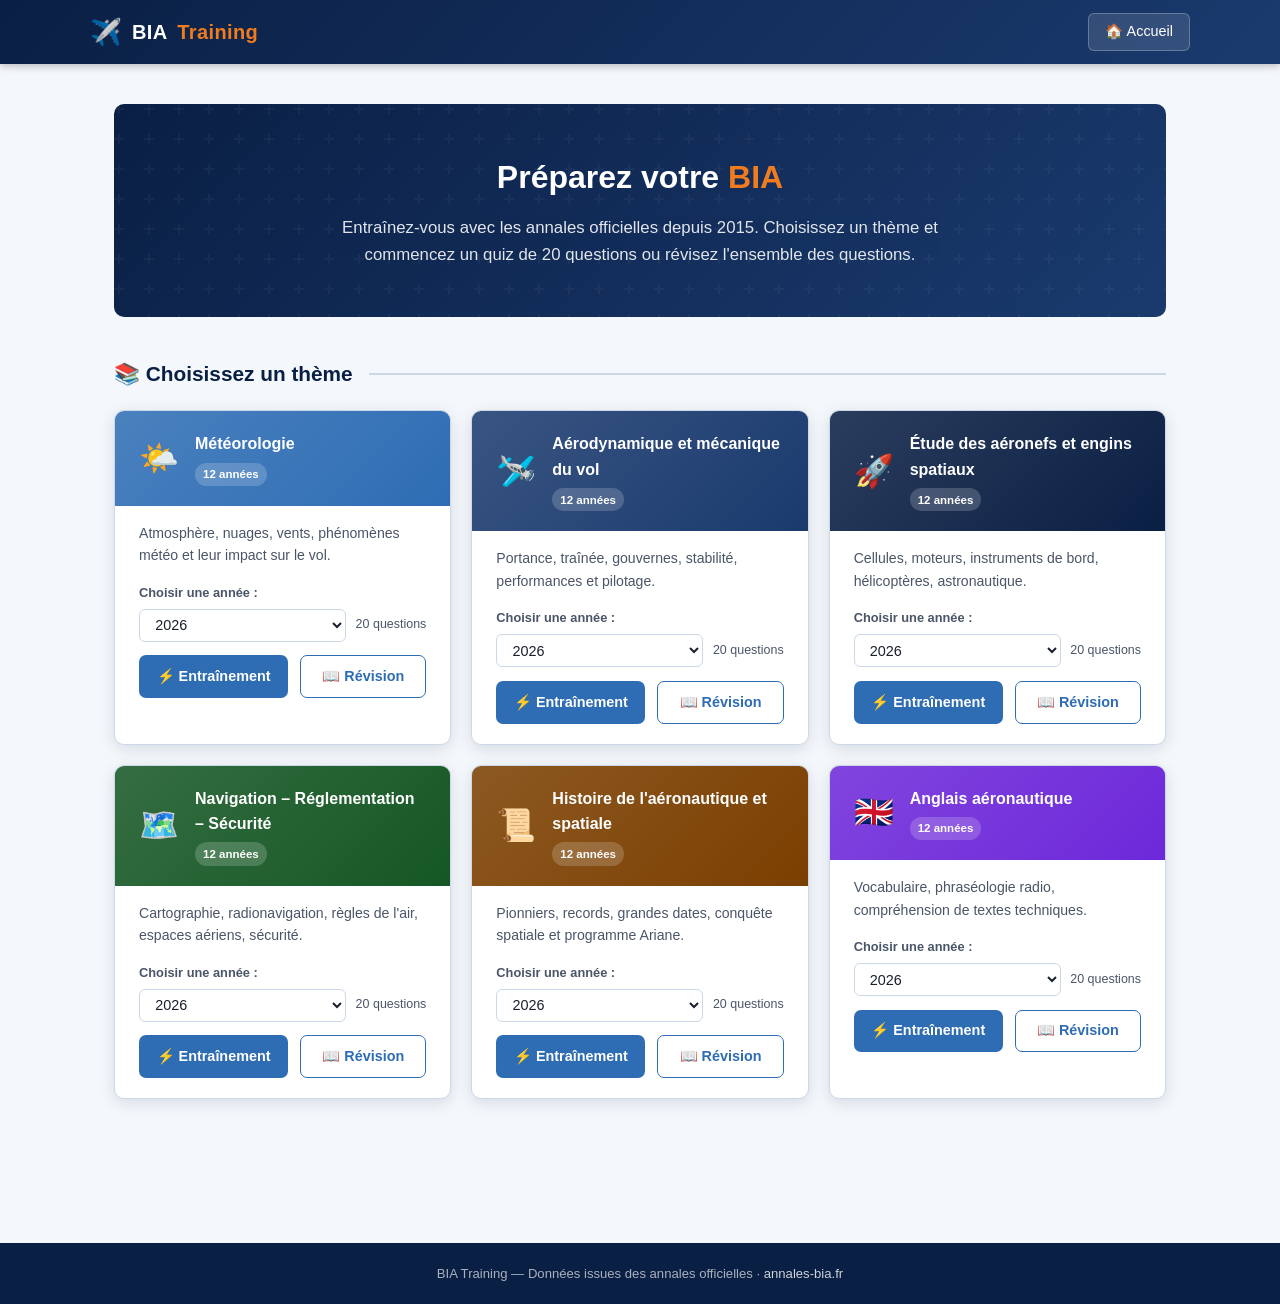
<file: index.html>
<!DOCTYPE html>
<html lang="fr">
<head>
  <meta charset="UTF-8">
  <meta name="viewport" content="width=device-width, initial-scale=1.0">
  <title>BIA Training — Entraînement au Brevet d'Initiation Aéronautique</title>
  <meta name="description" content="Entraînez-vous au BIA avec les annales depuis 2015. QCM par thème, mode révision, corrections pédagogiques.">
  <link rel="stylesheet" href="css/style.css">
</head>
<body>

<header class="site-header" role="banner">
  <div class="header-inner">
    <a class="logo" href="index.html" aria-label="BIA Training — Accueil">
      <span class="logo-icon" aria-hidden="true">✈️</span>
      BIA <span>Training</span>
    </a>
    <nav class="header-nav" aria-label="Navigation principale">
      <a href="index.html" class="btn-nav">🏠 Accueil</a>
    </nav>
  </div>
</header>

<main class="page-main" id="main-content">

  <section class="hero" aria-labelledby="hero-title">
    <h1 id="hero-title">Préparez votre <span>BIA</span></h1>
    <p>Entraînez-vous avec les annales officielles depuis 2015. Choisissez un thème et commencez un quiz de 20 questions ou révisez l'ensemble des questions.</p>
  </section>

  <h2 class="section-title">📚 Choisissez un thème</h2>

  <div class="themes-grid" id="themes-grid" role="list" aria-label="Thèmes disponibles">
    <div class="empty-state" id="loading-state">
      <div class="icon" aria-hidden="true">⏳</div>
      <p>Chargement des questions…</p>
    </div>
  </div>

</main>

<footer class="site-footer" role="contentinfo">
  <p>BIA Training — Données issues des annales officielles · <a href="https://annales-bia.fr/" target="_blank" rel="noopener">annales-bia.fr</a></p>
</footer>

<script src="data/questions.js?v=2026-05-22b"></script>
<script src="js/data.js"></script>
<script src="js/home.js"></script>

<!-- Analytics GoatCounter — gratuit, sans cookies, conforme RGPD -->
<!-- Remplacez VOTRE-COMPTE par votre identifiant GoatCounter (goatcounter.com) -->
<script data-goatcounter="https://bia-training.goatcounter.com/count"
        async src="//gc.zgo.at/count.js"></script>
</body>
</html>
</file>
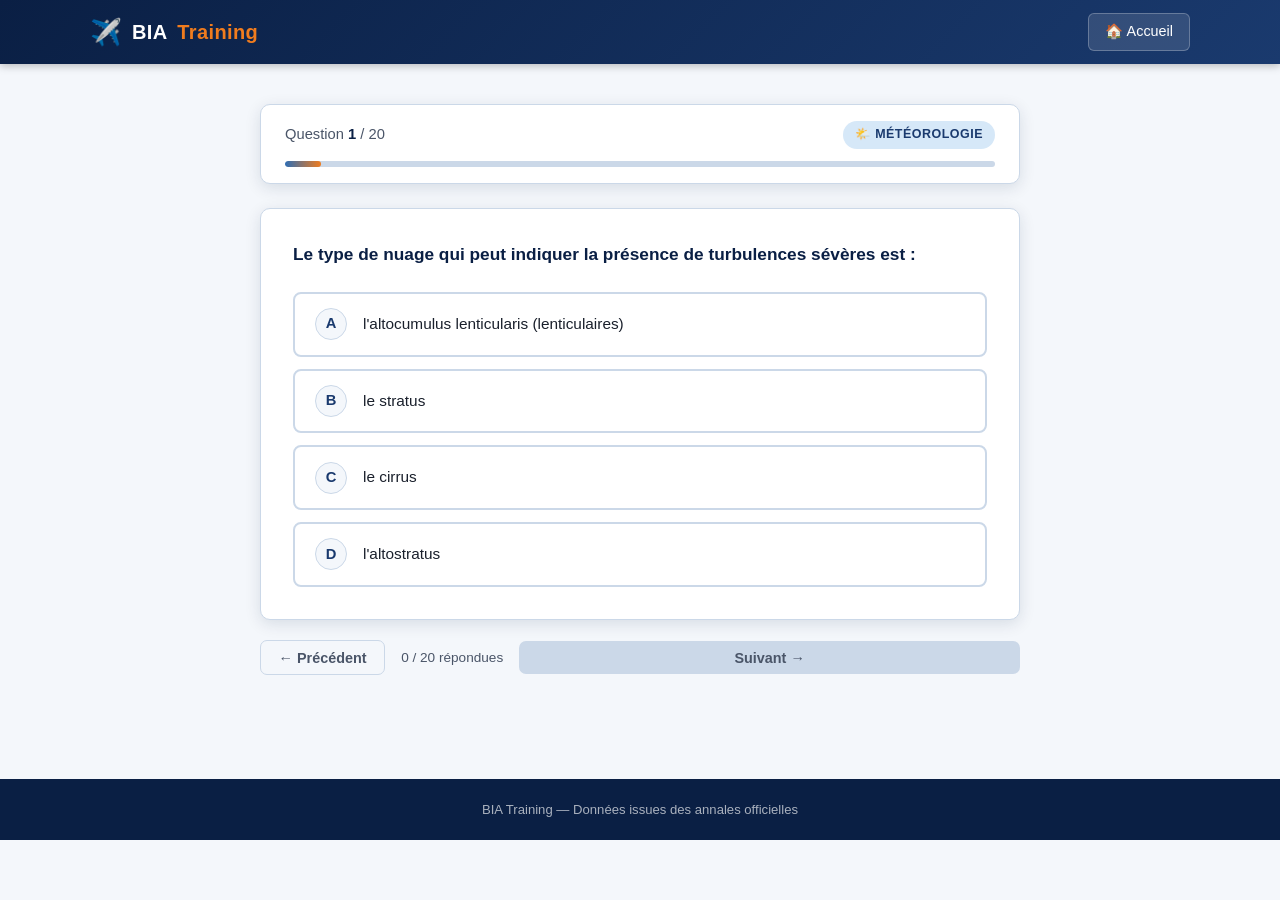
<file: quiz.html>
<!DOCTYPE html>
<html lang="fr">
<head>
  <meta charset="UTF-8">
  <meta name="viewport" content="width=device-width, initial-scale=1.0">
  <title>Quiz — BIA Training</title>
  <link rel="stylesheet" href="css/style.css">
</head>
<body>

<header class="site-header" role="banner">
  <div class="header-inner">
    <a class="logo" href="index.html" aria-label="BIA Training — Accueil">
      <span class="logo-icon" aria-hidden="true">✈️</span>
      BIA <span>Training</span>
    </a>
    <nav class="header-nav" aria-label="Navigation">
      <a href="index.html" class="btn-nav">🏠 Accueil</a>
    </nav>
  </div>
</header>

<main class="page-main" id="main-content">
  <div class="quiz-container">
    <div id="quiz-app">
      <!-- Rendered by quiz.js -->
      <div class="empty-state" id="quiz-loading">
        <div class="icon" aria-hidden="true">⏳</div>
        <p>Chargement du quiz…</p>
      </div>
    </div>
  </div>
</main>

<footer class="site-footer" role="contentinfo">
  <p>BIA Training — Données issues des annales officielles</p>
</footer>

<script src="data/questions.js?v=2026-05-22b"></script>
<script src="js/data.js"></script>
<script src="js/quiz.js"></script>

<!-- Analytics GoatCounter — gratuit, sans cookies, conforme RGPD -->
<script data-goatcounter="https://bia-training.goatcounter.com/count"
        async src="//gc.zgo.at/count.js"></script>
</body>
</html>
</file>
<file: css/style.css>
/* =========================================================
   BIA Training — Global Styles
   ========================================================= */

/* --- Reset & Variables --- */
*, *::before, *::after { box-sizing: border-box; margin: 0; padding: 0; }

:root {
  --blue-dark:   #0a1f44;
  --blue-mid:    #1a3a6e;
  --blue-sky:    #2e6db4;
  --blue-light:  #d6e8f8;
  --orange:      #f07c1e;
  --orange-dark: #c05a00;
  --white:       #ffffff;
  --grey-bg:     #f4f7fb;
  --grey-border: #cbd8e8;
  --grey-text:   #4a5568;
  --text:        #1a202c;
  --success:     #1a7a4a;
  --success-bg:  #d4edda;
  --error:       #c0392b;
  --error-bg:    #fde8e8;
  --radius:      10px;
  --shadow:      0 4px 16px rgba(10,31,68,.12);
  --transition:  .2s ease;
}

body {
  font-family: -apple-system, BlinkMacSystemFont, "Segoe UI", Inter, Roboto, sans-serif;
  background: var(--grey-bg);
  color: var(--text);
  line-height: 1.6;
  min-height: 100vh;
}

a { color: var(--blue-sky); text-decoration: none; }
a:hover { text-decoration: underline; }
img { max-width: 100%; height: auto; }

/* --- Header --- */
.site-header {
  background: linear-gradient(135deg, var(--blue-dark) 0%, var(--blue-mid) 100%);
  color: var(--white);
  padding: 0 1.5rem;
  position: sticky;
  top: 0;
  z-index: 100;
  box-shadow: 0 2px 8px rgba(0,0,0,.25);
}

.header-inner {
  max-width: 1100px;
  margin: 0 auto;
  display: flex;
  align-items: center;
  justify-content: space-between;
  height: 64px;
}

.logo {
  display: flex;
  align-items: center;
  gap: .6rem;
  font-size: 1.25rem;
  font-weight: 700;
  color: var(--white);
  letter-spacing: .02em;
}

.logo-icon { font-size: 1.6rem; }
.logo span { color: var(--orange); }

.header-nav { display: flex; gap: 1rem; }

.btn-nav {
  background: rgba(255,255,255,.12);
  color: var(--white);
  border: 1px solid rgba(255,255,255,.25);
  padding: .4rem 1rem;
  border-radius: 6px;
  cursor: pointer;
  font-size: .9rem;
  transition: background var(--transition);
  text-decoration: none;
  display: inline-flex;
  align-items: center;
  gap: .3rem;
}
.btn-nav:hover { background: rgba(255,255,255,.22); text-decoration: none; color: var(--white); }

/* --- Main layout --- */
.page-main {
  max-width: 1100px;
  margin: 2.5rem auto;
  padding: 0 1.5rem 4rem;
}

/* --- Hero --- */
.hero {
  background: linear-gradient(135deg, var(--blue-dark), var(--blue-mid));
  color: var(--white);
  border-radius: var(--radius);
  padding: 3rem 2.5rem;
  text-align: center;
  margin-bottom: 2.5rem;
  position: relative;
  overflow: hidden;
}
.hero::before {
  content: "";
  position: absolute;
  inset: 0;
  background: url("data:image/svg+xml,%3Csvg width='60' height='60' viewBox='0 0 60 60' xmlns='http://www.w3.org/2000/svg'%3E%3Cg fill='none' fill-rule='evenodd'%3E%3Cg fill='%23ffffff' fill-opacity='0.04'%3E%3Cpath d='M36 34v-4h-2v4h-4v2h4v4h2v-4h4v-2h-4zm0-30V0h-2v4h-4v2h4v4h2V6h4V4h-4zM6 34v-4H4v4H0v2h4v4h2v-4h4v-2H6zM6 4V0H4v4H0v2h4v4h2V6h4V4H6z'/%3E%3C/g%3E%3C/g%3E%3C/svg%3E") repeat;
}
.hero h1 { font-size: 2rem; margin-bottom: .75rem; position: relative; }
.hero h1 span { color: var(--orange); }
.hero p { font-size: 1.05rem; opacity: .88; max-width: 600px; margin: 0 auto; position: relative; }

/* --- Section title --- */
.section-title {
  font-size: 1.3rem;
  font-weight: 700;
  color: var(--blue-dark);
  margin-bottom: 1.25rem;
  display: flex;
  align-items: center;
  gap: .5rem;
}
.section-title::after {
  content: "";
  flex: 1;
  height: 2px;
  background: var(--grey-border);
  margin-left: .5rem;
}

/* --- Theme cards grid --- */
.themes-grid {
  display: grid;
  grid-template-columns: repeat(auto-fill, minmax(300px, 1fr));
  gap: 1.25rem;
  margin-bottom: 2.5rem;
}

.theme-card {
  background: var(--white);
  border-radius: var(--radius);
  border: 1px solid var(--grey-border);
  box-shadow: var(--shadow);
  overflow: hidden;
  transition: transform var(--transition), box-shadow var(--transition);
}
.theme-card:hover { transform: translateY(-3px); box-shadow: 0 8px 24px rgba(10,31,68,.16); }

.theme-card-header {
  background: linear-gradient(135deg, var(--blue-dark), var(--blue-mid));
  padding: 1.25rem 1.5rem;
  display: flex;
  align-items: center;
  gap: 1rem;
}
.theme-icon { font-size: 2rem; flex-shrink: 0; }
.theme-card-header h2 { color: var(--white); font-size: 1rem; font-weight: 600; margin-bottom: .2rem; }
.theme-count {
  display: inline-block;
  background: rgba(255,255,255,.18);
  color: var(--white);
  font-size: .72rem;
  font-weight: 600;
  padding: .15rem .5rem;
  border-radius: 20px;
  white-space: nowrap;
}

.theme-card-body { padding: 1rem 1.5rem 1.25rem; }
.theme-desc { font-size: .88rem; color: var(--grey-text); margin-bottom: 1rem; }

/* --- Year selector --- */
.year-selector { margin-bottom: .85rem; }
.year-label { display: block; font-size: .8rem; font-weight: 600; color: var(--grey-text); margin-bottom: .35rem; }
.year-select-row { display: flex; align-items: center; gap: .6rem; }
.year-select {
  flex: 1;
  padding: .4rem .7rem;
  border: 1.5px solid var(--grey-border);
  border-radius: 6px;
  font-size: .9rem;
  color: var(--text);
  background: var(--white);
  cursor: pointer;
}
.year-select:focus { outline: 2px solid var(--blue-sky); border-color: transparent; }
.year-qcount { font-size: .78rem; color: var(--grey-text); white-space: nowrap; }

.card-actions { display: flex; gap: .75rem; }

/* --- Revision header --- */
.revision-header {
  display: flex;
  align-items: center;
  gap: 1rem;
  margin-bottom: 1.5rem;
  flex-wrap: wrap;
}
.revision-title { font-size: 1.3rem; font-weight: 700; color: var(--blue-dark); flex: 1; }

/* --- Results annale label --- */
.results-annale { font-size: .9rem; color: var(--grey-text); margin-bottom: .75rem; }

/* --- Buttons --- */
.btn {
  display: inline-flex;
  align-items: center;
  justify-content: center;
  gap: .4rem;
  padding: .55rem 1.1rem;
  border-radius: 7px;
  font-size: .9rem;
  font-weight: 600;
  cursor: pointer;
  border: none;
  transition: all var(--transition);
  white-space: nowrap;
}
.btn:focus-visible { outline: 3px solid var(--orange); outline-offset: 2px; }

.btn-primary {
  background: var(--blue-sky);
  color: var(--white);
  flex: 1;
}
.btn-primary:hover { background: var(--blue-mid); color: var(--white); text-decoration: none; }
.btn-primary:disabled { background: var(--grey-border); cursor: not-allowed; color: var(--grey-text); }

.btn-secondary {
  background: var(--white);
  color: var(--blue-sky);
  border: 1.5px solid var(--blue-sky);
  flex: 1;
}
.btn-secondary:hover { background: var(--blue-light); text-decoration: none; color: var(--blue-sky); }

.btn-orange {
  background: var(--orange);
  color: var(--white);
}
.btn-orange:hover { background: var(--orange-dark); color: var(--white); text-decoration: none; }

.btn-ghost {
  background: transparent;
  color: var(--grey-text);
  border: 1.5px solid var(--grey-border);
}
.btn-ghost:hover { background: var(--grey-bg); }

.btn-lg { padding: .75rem 1.75rem; font-size: 1rem; }
.btn-sm { padding: .35rem .8rem; font-size: .82rem; }

/* --- Quiz layout --- */
.quiz-container {
  max-width: 760px;
  margin: 0 auto;
}

.quiz-header-bar {
  background: var(--white);
  border-radius: var(--radius);
  padding: 1rem 1.5rem;
  margin-bottom: 1.5rem;
  border: 1px solid var(--grey-border);
  box-shadow: var(--shadow);
}

.quiz-meta {
  display: flex;
  justify-content: space-between;
  align-items: center;
  margin-bottom: .75rem;
  flex-wrap: wrap;
  gap: .5rem;
}

.quiz-counter { font-size: .92rem; color: var(--grey-text); }
.quiz-counter strong { color: var(--blue-dark); }
.quiz-theme-badge {
  background: var(--blue-light);
  color: var(--blue-mid);
  font-size: .78rem;
  font-weight: 600;
  padding: .25rem .75rem;
  border-radius: 20px;
  text-transform: uppercase;
  letter-spacing: .04em;
}

.progress-bar {
  height: 6px;
  background: var(--grey-border);
  border-radius: 3px;
  overflow: hidden;
}
.progress-fill {
  height: 100%;
  background: linear-gradient(90deg, var(--blue-sky), var(--orange));
  border-radius: 3px;
  transition: width .4s ease;
}

/* --- Question card --- */
.question-card {
  background: var(--white);
  border-radius: var(--radius);
  padding: 2rem;
  border: 1px solid var(--grey-border);
  box-shadow: var(--shadow);
  margin-bottom: 1.25rem;
  animation: fadeInUp .25s ease;
}

@keyframes fadeInUp {
  from { opacity: 0; transform: translateY(10px); }
  to   { opacity: 1; transform: translateY(0); }
}

.question-text {
  font-size: 1.08rem;
  font-weight: 600;
  color: var(--blue-dark);
  margin-bottom: 1.5rem;
  line-height: 1.55;
}

.question-image {
  margin-bottom: 1.25rem;
  text-align: center;
}
.question-image img {
  border-radius: 6px;
  border: 1px solid var(--grey-border);
  max-height: 280px;
}

/* --- Choices --- */
.choices-list { list-style: none; display: flex; flex-direction: column; gap: .75rem; }

.choice-item { display: flex; }

.choice-label {
  display: flex;
  align-items: center;
  gap: 1rem;
  width: 100%;
  padding: .9rem 1.25rem;
  border: 2px solid var(--grey-border);
  border-radius: 8px;
  cursor: pointer;
  transition: all var(--transition);
  background: var(--white);
}
.choice-label:hover { border-color: var(--blue-sky); background: var(--blue-light); }

.choice-input { display: none; }
.choice-input:checked + .choice-label {
  border-color: var(--blue-sky);
  background: var(--blue-light);
}

.choice-letter {
  min-width: 2rem;
  height: 2rem;
  display: flex;
  align-items: center;
  justify-content: center;
  background: var(--grey-bg);
  border-radius: 50%;
  font-weight: 700;
  font-size: .92rem;
  color: var(--blue-mid);
  border: 1.5px solid var(--grey-border);
  transition: all var(--transition);
  flex-shrink: 0;
}
.choice-input:checked + .choice-label .choice-letter {
  background: var(--blue-sky);
  color: var(--white);
  border-color: var(--blue-sky);
}

.choice-text { font-size: .96rem; color: var(--text); }

/* States after answer revealed */
.choice-label.correct {
  border-color: var(--success);
  background: var(--success-bg);
}
.choice-label.correct .choice-letter { background: var(--success); color: var(--white); border-color: var(--success); }
.choice-label.wrong {
  border-color: var(--error);
  background: var(--error-bg);
}
.choice-label.wrong .choice-letter { background: var(--error); color: var(--white); border-color: var(--error); }

/* --- Quiz nav --- */
.quiz-nav {
  display: flex;
  justify-content: space-between;
  align-items: center;
  gap: 1rem;
}

/* --- Explanation box --- */
.explanation-box {
  background: #fffbeb;
  border: 1.5px solid #f59e0b;
  border-radius: 8px;
  padding: 1rem 1.25rem;
  margin-top: 1.25rem;
  font-size: .93rem;
  color: var(--text);
  line-height: 1.6;
  display: none;
}
.explanation-box.visible { display: block; animation: fadeInUp .2s ease; }
.explanation-label { font-weight: 700; color: #92400e; margin-bottom: .4rem; display: flex; align-items: center; gap: .4rem; }

/* --- Results page --- */
.results-card {
  background: var(--white);
  border-radius: var(--radius);
  padding: 2.5rem 2rem;
  border: 1px solid var(--grey-border);
  box-shadow: var(--shadow);
  text-align: center;
  margin-bottom: 1.5rem;
}

.score-big {
  font-size: 4rem;
  font-weight: 800;
  color: var(--blue-dark);
  line-height: 1;
  margin-bottom: .5rem;
}
.score-big span { color: var(--orange); }
.score-label { color: var(--grey-text); font-size: 1rem; margin-bottom: 1.25rem; }
.score-percent { font-size: 1.4rem; font-weight: 700; margin-bottom: .75rem; }

.feedback-badge {
  display: inline-block;
  padding: .5rem 1.5rem;
  border-radius: 20px;
  font-weight: 700;
  font-size: 1.05rem;
  margin-bottom: 1.5rem;
}
.feedback-excellent { background: var(--success-bg); color: var(--success); }
.feedback-good      { background: var(--blue-light);  color: var(--blue-mid); }
.feedback-ok        { background: #fffbeb;             color: #92400e; }
.feedback-retry     { background: var(--error-bg);     color: var(--error); }

.results-actions { display: flex; flex-wrap: wrap; gap: .75rem; justify-content: center; }

/* --- Detail list --- */
.detail-list { list-style: none; display: flex; flex-direction: column; gap: 1rem; margin-top: 1rem; }

.detail-item {
  background: var(--white);
  border-radius: 8px;
  border: 1px solid var(--grey-border);
  padding: 1.25rem 1.5rem;
  display: grid;
  grid-template-columns: auto 1fr;
  gap: .75rem 1rem;
  align-items: start;
}

.detail-icon { font-size: 1.4rem; line-height: 1; }
.detail-question { font-weight: 600; color: var(--blue-dark); margin-bottom: .4rem; font-size: .95rem; }
.detail-answers { font-size: .88rem; color: var(--grey-text); }
.detail-answers strong { color: var(--text); }
.detail-explanation { grid-column: 1/-1; font-size: .88rem; color: var(--grey-text); background: var(--grey-bg); border-radius: 6px; padding: .75rem 1rem; margin-top: .25rem; border-left: 3px solid var(--orange); }

/* --- Revision page --- */
.revision-controls {
  background: var(--white);
  border-radius: var(--radius);
  padding: 1rem 1.5rem;
  margin-bottom: 1.5rem;
  border: 1px solid var(--grey-border);
  display: flex;
  gap: 1rem;
  flex-wrap: wrap;
  align-items: center;
}

.filter-select {
  padding: .45rem .9rem;
  border: 1.5px solid var(--grey-border);
  border-radius: 6px;
  font-size: .92rem;
  color: var(--text);
  background: var(--white);
  cursor: pointer;
}
.filter-select:focus { outline: 2px solid var(--blue-sky); border-color: transparent; }

.revision-item {
  background: var(--white);
  border-radius: 8px;
  border: 1px solid var(--grey-border);
  padding: 1.25rem 1.5rem;
  margin-bottom: 1rem;
}
.revision-q { font-weight: 600; color: var(--blue-dark); margin-bottom: .75rem; }
.revision-choices { list-style: none; display: flex; flex-direction: column; gap: .35rem; margin-bottom: .75rem; }
.revision-choice { font-size: .9rem; padding: .4rem .75rem; border-radius: 5px; }
.revision-choice.correct-answer { background: var(--success-bg); color: var(--success); font-weight: 700; }
.revision-explanation { font-size: .88rem; color: var(--grey-text); background: var(--grey-bg); border-radius: 6px; padding: .75rem 1rem; border-left: 3px solid var(--orange); }
.revision-meta { font-size: .78rem; color: #9da8b5; margin-bottom: .75rem; }

/* --- Pagination --- */
.pagination {
  display: flex;
  justify-content: center;
  align-items: center;
  gap: .5rem;
  margin-top: 1.5rem;
}
.page-btn {
  min-width: 2.25rem;
  height: 2.25rem;
  border-radius: 6px;
  border: 1.5px solid var(--grey-border);
  background: var(--white);
  color: var(--text);
  font-size: .9rem;
  cursor: pointer;
  transition: all var(--transition);
  display: flex;
  align-items: center;
  justify-content: center;
}
.page-btn:hover { border-color: var(--blue-sky); color: var(--blue-sky); }
.page-btn.active { background: var(--blue-sky); color: var(--white); border-color: var(--blue-sky); }
.page-btn:disabled { opacity: .4; cursor: not-allowed; }

/* --- Error / empty states --- */
.empty-state {
  text-align: center;
  padding: 3rem 1.5rem;
  color: var(--grey-text);
}
.empty-state .icon { font-size: 3rem; margin-bottom: 1rem; }
.empty-state p { max-width: 420px; margin: .5rem auto 1.5rem; }

/* --- Toast --- */
.toast {
  position: fixed;
  bottom: 1.5rem;
  right: 1.5rem;
  background: var(--blue-dark);
  color: var(--white);
  padding: .75rem 1.25rem;
  border-radius: 8px;
  font-size: .9rem;
  box-shadow: 0 4px 16px rgba(0,0,0,.3);
  z-index: 1000;
  animation: slideIn .25s ease;
}
@keyframes slideIn { from { opacity:0; transform: translateY(8px); } to { opacity:1; transform: translateY(0); } }

/* --- Footer --- */
.site-footer {
  background: var(--blue-dark);
  color: rgba(255,255,255,.65);
  text-align: center;
  padding: 1.25rem;
  font-size: .82rem;
  margin-top: auto;
}
.site-footer a { color: rgba(255,255,255,.8); }

/* --- Responsive --- */
@media (max-width: 640px) {
  .hero { padding: 2rem 1.25rem; }
  .hero h1 { font-size: 1.5rem; }
  .themes-grid { grid-template-columns: 1fr; }
  .card-actions { flex-direction: column; }
  .quiz-nav { flex-wrap: wrap; }
  .question-card { padding: 1.25rem; }
  .score-big { font-size: 3rem; }
  .page-main { padding: 0 1rem 3rem; }
  .detail-item { grid-template-columns: 1fr; }
  .detail-icon { display: none; }
}
</file>
